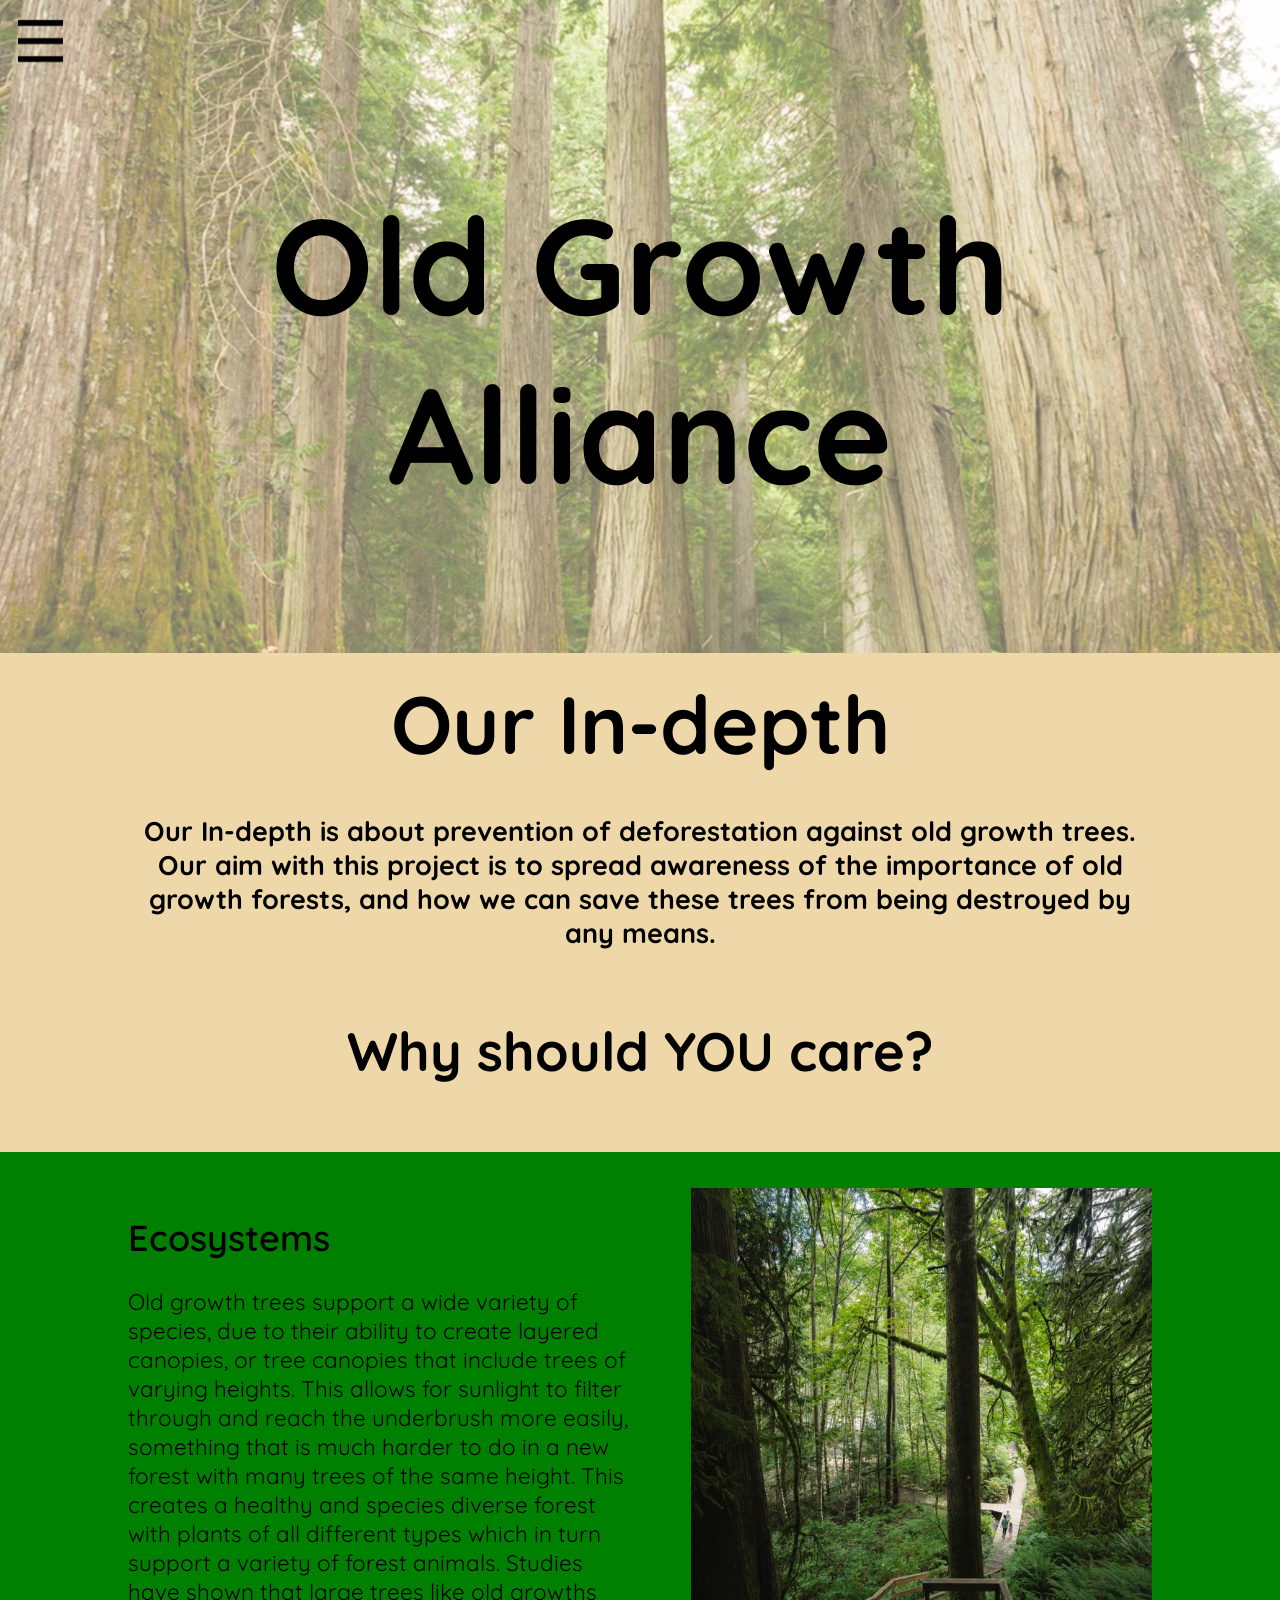
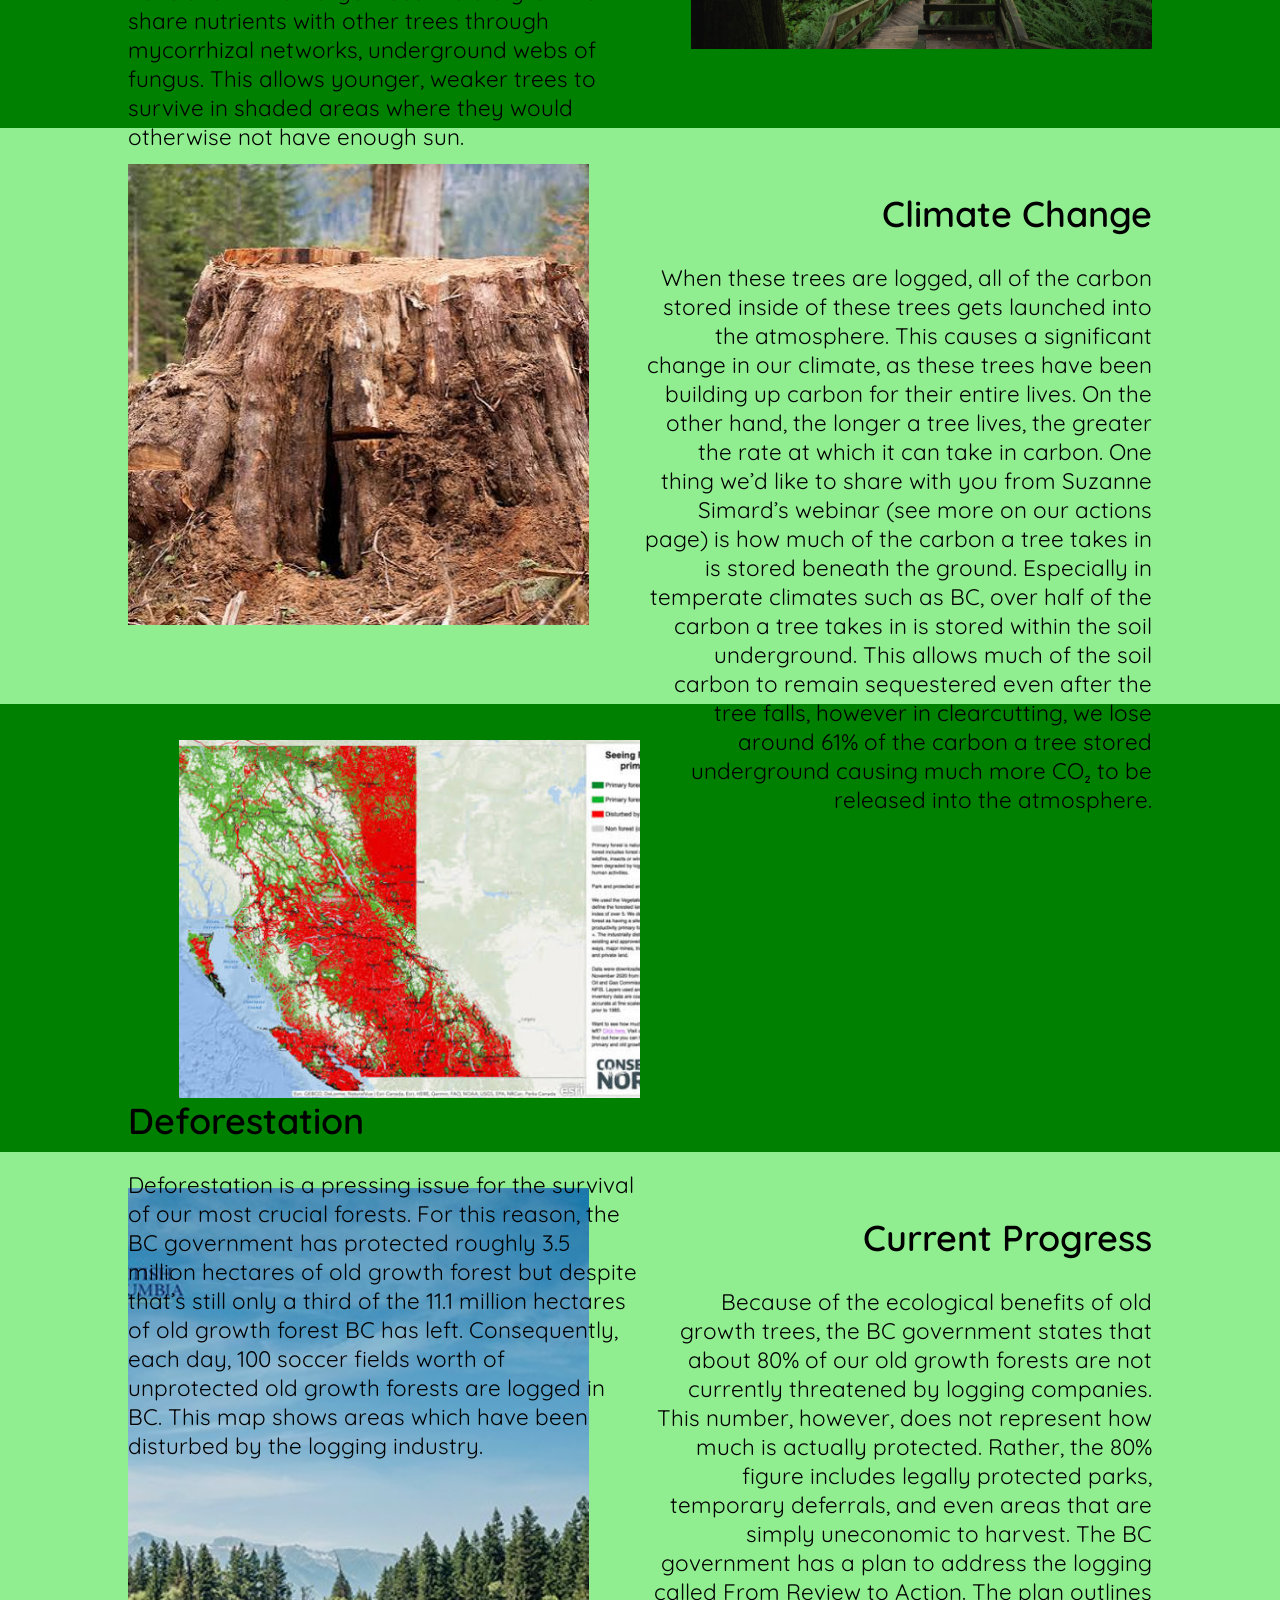
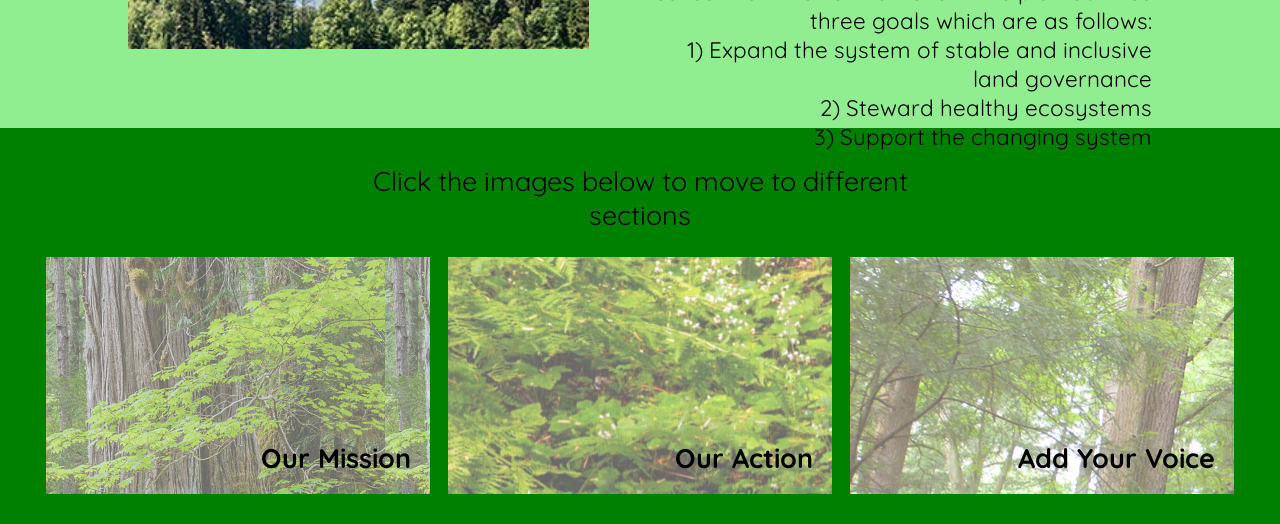
<file: index.html>
<!DOCTYPE html>
<html>
<head>
    <link rel="preconnect" href="https://fonts.googleapis.com">
    <link rel="preconnect" href="https://fonts.gstatic.com" crossorigin>
    <link href="https://fonts.googleapis.com/css2?family=Quicksand:wght@300..700&display=swap" rel="stylesheet">

    <link rel="stylesheet" href="oldgrowth.css">
</head>
<body>
    <div class="background"></div>

    <section class="hero main">

    </section>

    <button class="button" onClick="dropdown()"></button>

    <div class="dropdown">
        <div class="dropdownBreak"></div>
        <div class="dropdownitem"><a href="index.html">Home</a></div>
        <div class="dropdownitem"><a href="mission.html">Our Mission</a></div>
        <div class="dropdownitem"><a href="action.html">Our Actions</a></div>
        <div class="dropdownitem"><a href="addvoice.html">Add Your Voice</a></div>
    </div>
    <div class="dropshadow"></div>

    <header>
        <div class="title">
            Old Growth Alliance
        </div>
    </header>

    <br>

    <div class="wrapper textTitle">
        <h2>
            Our In-depth
        </h2>
    </div>

    <br><br>

    <div class="wrapper text">
        <h2>
            Our In-depth is about prevention of deforestation against old growth trees. Our aim with this project is to spread awareness of the importance of old growth forests, and how we can save these trees from being destroyed by any means.
        </h2>
    </div>

    <br><br>

    <div class="wrapper subtextTitle">
        <h2>
            Why should YOU care?
        </h2>
    </div>

    <br><br>

    <div class="greenBG">
        <div class="largeLeftWrapper">
            <div class="sideWrapperBreak"></div>

            <div class="image ecosystem right"></div>

            <h2 class="subtextTitle">
                Ecosystems
            </h2>

            <h2 class="subtextLeft">
                Old growth trees support a wide variety of species, due to their ability to create layered canopies, or tree canopies that include trees of varying heights. This allows for sunlight to filter through and reach the underbrush more easily, something that is much harder to do in a new forest with many trees of the same height. This creates a healthy and species diverse forest with plants of all different types which in turn support a variety of forest animals. Studies have shown that large trees like old growths share nutrients with other trees through mycorrhizal networks, underground webs of fungus. This allows younger, weaker trees to survive in shaded areas where they would otherwise not have enough sun.

            </h2>
        </div>
    </div>


    <div class="lightgreenBG">
        <div class="largeRightWrapper">
            <div class="sideWrapperBreak"></div>

            <h2 class="subtextTitle right">
                Climate Change
            </h2>

            <h2 class="subtextRight">
                When these trees are logged, all of the carbon stored inside of these trees gets launched into the atmosphere. This causes a significant change in our climate, as these trees have been building up carbon for their entire lives. On the other hand, the longer a tree lives, the greater the rate at which it can take in carbon. One thing we’d like to share with you from Suzanne Simard’s webinar (see more on our actions page) is how much of the carbon a tree takes in is stored beneath the ground. Especially in temperate climates such as BC, over half of the carbon a tree takes in is stored within the soil underground. This allows much of the soil carbon to remain sequestered even after the tree falls, however in clearcutting, we lose around 61% of the carbon a tree stored underground causing much more CO₂ to be released into the atmosphere.
            </h2>

            <div class="image climate"></div>
        </div>
    </div>

    <div class="greenBG">
        <div class="leftWrapper">
            <div class="sideWrapperBreak"></div>

            <div class="image deforestation right"></div>

            <h2 class="subtextTitle">
                Deforestation
            </h2>

            <h2 class="subtextLeft">
                Deforestation is a pressing issue for the survival of our most crucial forests. For this reason, the BC government has protected roughly 3.5 million hectares of old growth forest but despite that’s still only a third of the 11.1 million hectares of old growth forest BC has left. Consequently, each day, 100 soccer fields worth of unprotected old growth forests are logged in BC. This map shows areas which have been disturbed by the logging industry.
            </h2>
        </div>
    </div>

    <div class="lightgreenBG">
        <div class="largeRightWrapper">
            <div class="sideWrapperBreak"></div>

            <h2 class="subtextTitle right">
                Current Progress
            </h2>

            <h2 class="subtextRight">
                Because of the ecological benefits of old growth trees, the BC government states that about 80% of our old growth forests are not currently threatened by logging companies. This number, however, does not represent how much is actually protected. Rather, the 80% figure includes legally protected parks, temporary deferrals, and even areas that are simply uneconomic to harvest. The BC government has a plan to address the logging called From Review to Action. The plan outlines three goals which are as follows: <br> 1) Expand the system of stable and inclusive land governance <br> 2) Steward healthy ecosystems <br>3) Support the changing system

            </h2>

            <div class="image progress"></div>
        </div>
    </div>

    <footer>
        <div class="greenBG">
            <div class="sideWrapperBreak"></div>

            <div class="footerText wrapper">
                Click the images below to move to different sections
            </div>
        </div>
        
        <div>
            <ul class="bottomBar">
                <a class="bottomButton mission" href="mission.html"><h2 class="buttonText">Our Mission</h2></a>
                <a class="bottomButton action" href="action.html"><h2 class="buttonText">Our Action</h2></a>
                <a class="bottomButton voice" href="addvoice.html"><h2 class="buttonText">Add Your Voice</h2></a>
            </ul>
        </div>
    </footer>

    <script src="oldgrowth.js"></script>
</body>
</html>
</file>
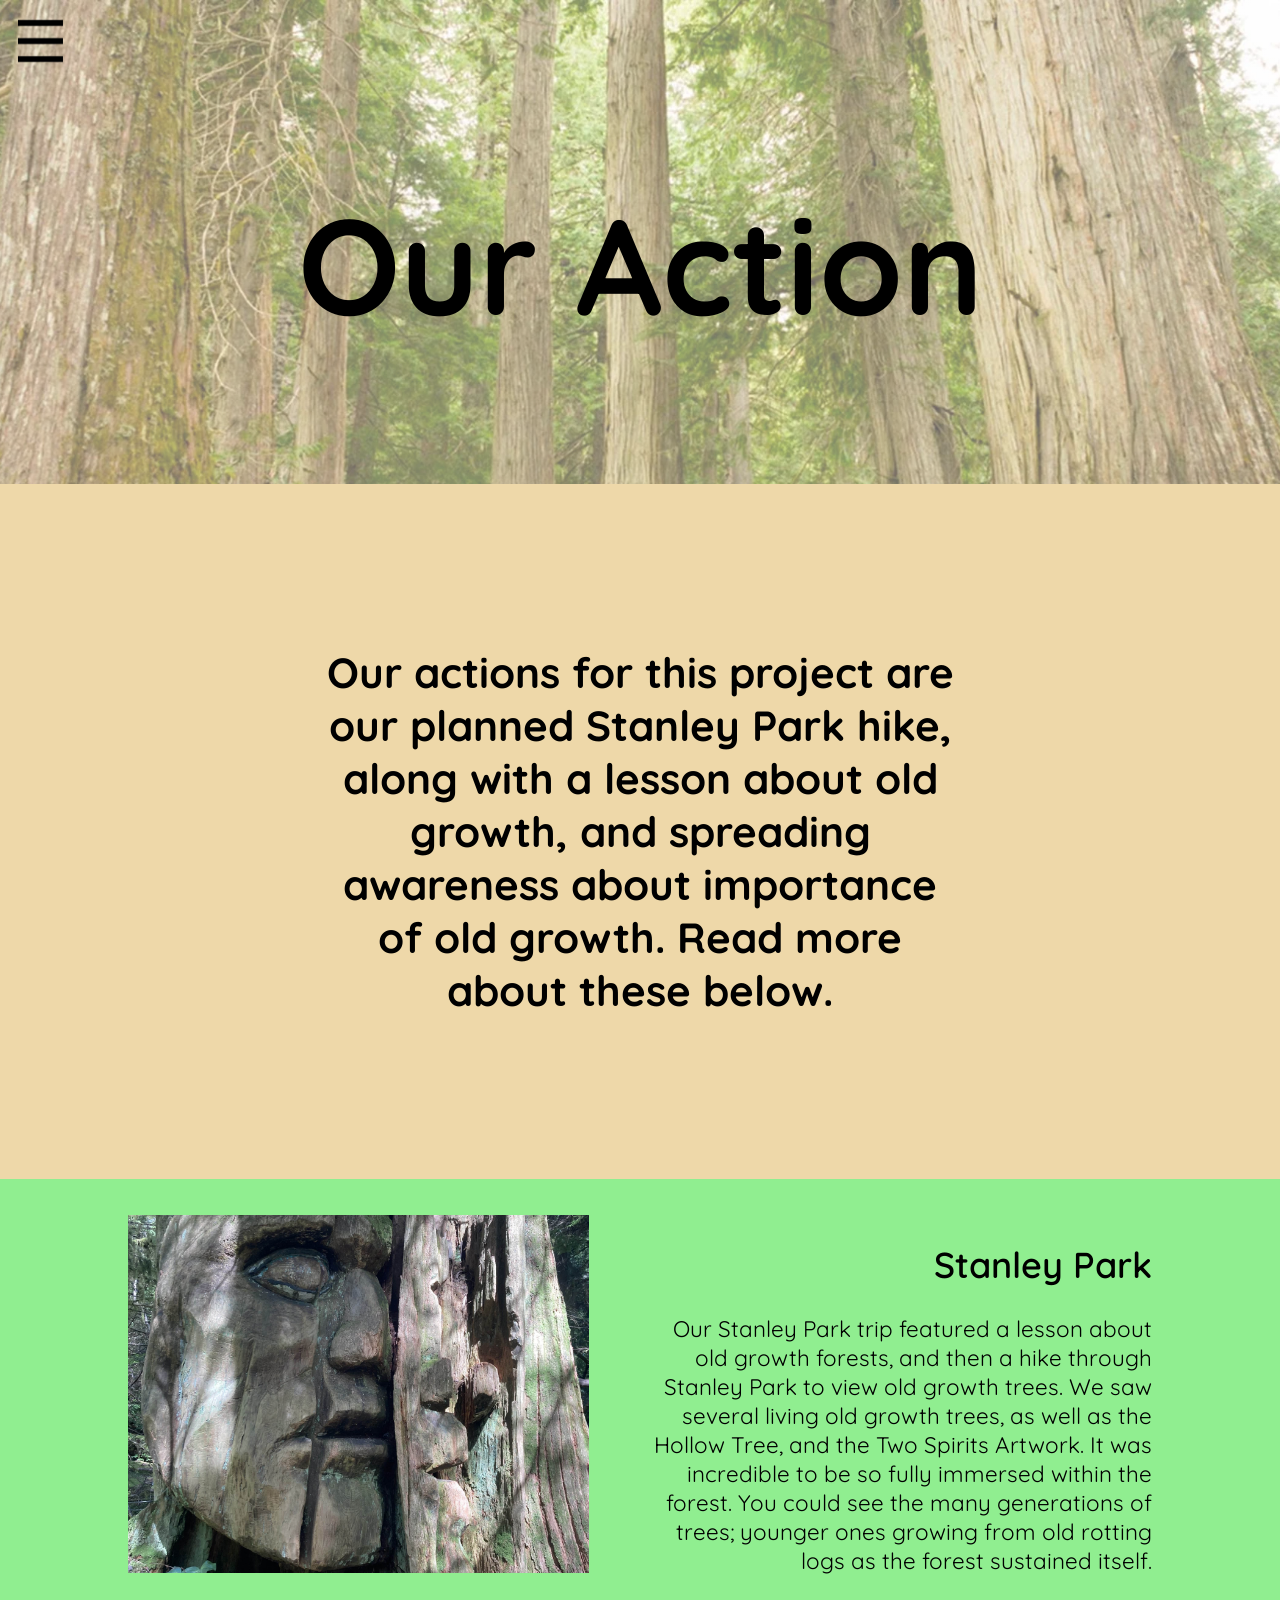
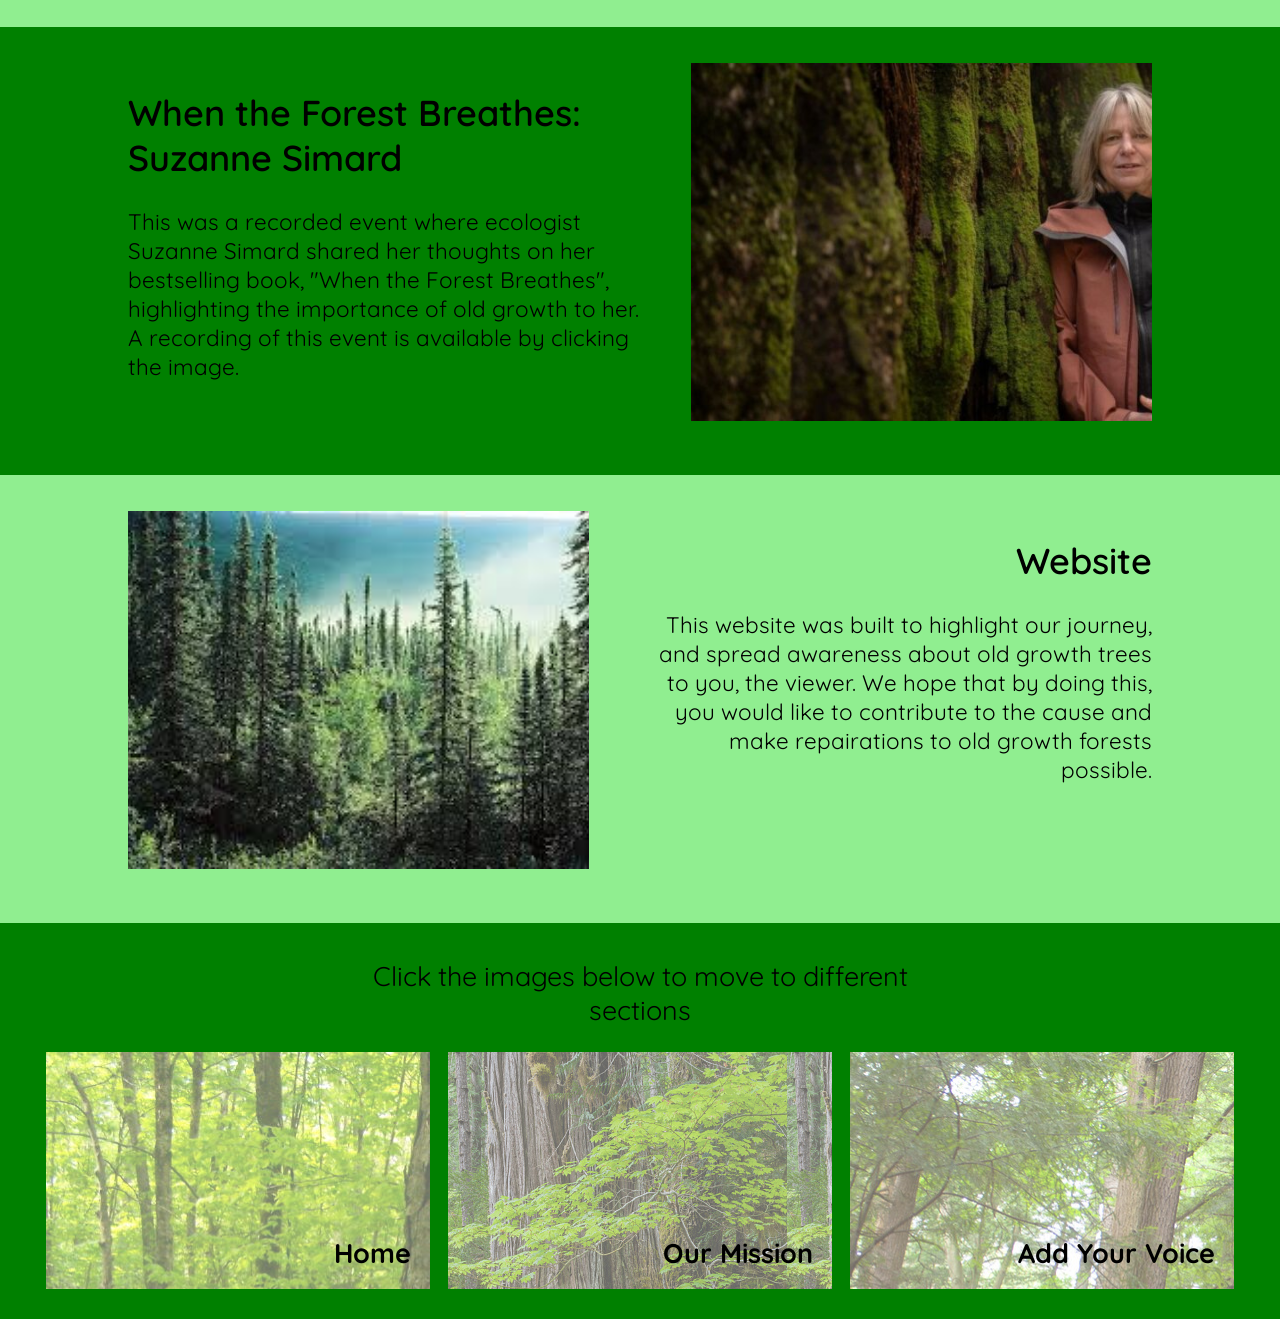
<file: action.html>
<!DOCTYPE html>
<html>
<head>
    <link rel="preconnect" href="https://fonts.googleapis.com">
    <link rel="preconnect" href="https://fonts.gstatic.com" crossorigin>
    <link href="https://fonts.googleapis.com/css2?family=Quicksand:wght@300..700&display=swap" rel="stylesheet">

    <link rel="stylesheet" href="oldgrowth.css">
</head>
<body>
    <section class="hero main"></section>

    <button class="button" onClick="dropdown()"></button>

    <div class="dropdown">
        <div class="dropdownBreak"></div>
        <div class="dropdownitem"><a href="index.html">Home</a></div>
        <div class="dropdownitem"><a href="mission.html">Our Mission</a></div>
        <div class="dropdownitem"><a href="action.html">Our Actions</a></div>
        <div class="dropdownitem"><a href="addvoice.html">Add Your Voice</a></div>
    </div>

    <div class="dropshadow"></div>

    <header>
        <div class="title">
            Our Action
        </div>
    </header>

    <div class="smallBreak"></div>

    <div class="wrapper subtextTitle">
        <h3>
            Our actions for this project are our planned Stanley Park hike, along with a lesson about old growth, and spreading awareness about importance of old growth. Read more about these below.
        </h3>
    </div>

    <div class="smallBreak"></div>

    <div class="lightgreenBG">
        <div class="rightWrapper">
            <div class="sideWrapperBreak"></div>

            <h2 class="subtextTitle right">
                Stanley Park
            </h2>

            <h2 class="subtextRight">
                Our Stanley Park trip featured a lesson about old growth forests, and then a hike through Stanley Park to view old growth trees. We saw several living old growth trees, as well as the Hollow Tree, and the Two Spirits Artwork. It was incredible to be so fully immersed within the forest. You could see the many generations of trees; younger ones growing from old rotting logs as the forest sustained itself.
            </h2>

            <div class="image carving"></div>
        </div>
    </div>

    <div class="greenBG">
        <div class="leftWrapper">
            <div class="sideWrapperBreak"></div>

            <a class="image simard right" href="https://www.youtube.com/watch?v=suJBkk3PQ8Y&t=9s"></a>

            <h2 class="subtextTitle">
                When the Forest Breathes: <br> Suzanne Simard
            </h2>

            <h2 class="subtextLeft">
                This was a recorded event where ecologist Suzanne Simard shared her thoughts on her bestselling book, "When the Forest Breathes", highlighting the importance of old growth to her. A recording of this event is available by clicking the image.
            </h2>
        </div>
    </div>

    <div class="lightgreenBG">
        <div class="rightWrapper">
            <div class="sideWrapperBreak"></div>

            <h2 class="subtextTitle right">
                Website
            </h2>

            <h2 class="subtextRight">
                This website was built to highlight our journey, and spread awareness about old growth trees to you, the viewer. We hope that by doing this, you would like to contribute to the cause and make repairations to old growth forests possible.
            </h2>

            <div class="image website"></div>
        </div>
    </div>

    <footer>
        <div class="greenBG">
            <div class="sideWrapperBreak"></div>

            <div class="footerText wrapper">
                Click the images below to move to different sections
            </div>
        </div>

        <div>
            <ul class="bottomBar">
                <a class="bottomButton home" href="index.html"><h2 class="buttonText">Home</h2></a>
                <a class="bottomButton mission" href="mission.html"><h2 class="buttonText">Our Mission</h2></a>
                <a class="bottomButton voice" href="addvoice.html"><h2 class="buttonText">Add Your Voice</h2></a>
            </ul>
        </div>
    </footer>

    <script src="oldgrowth.js"></script>
</body>
</html>
</file>
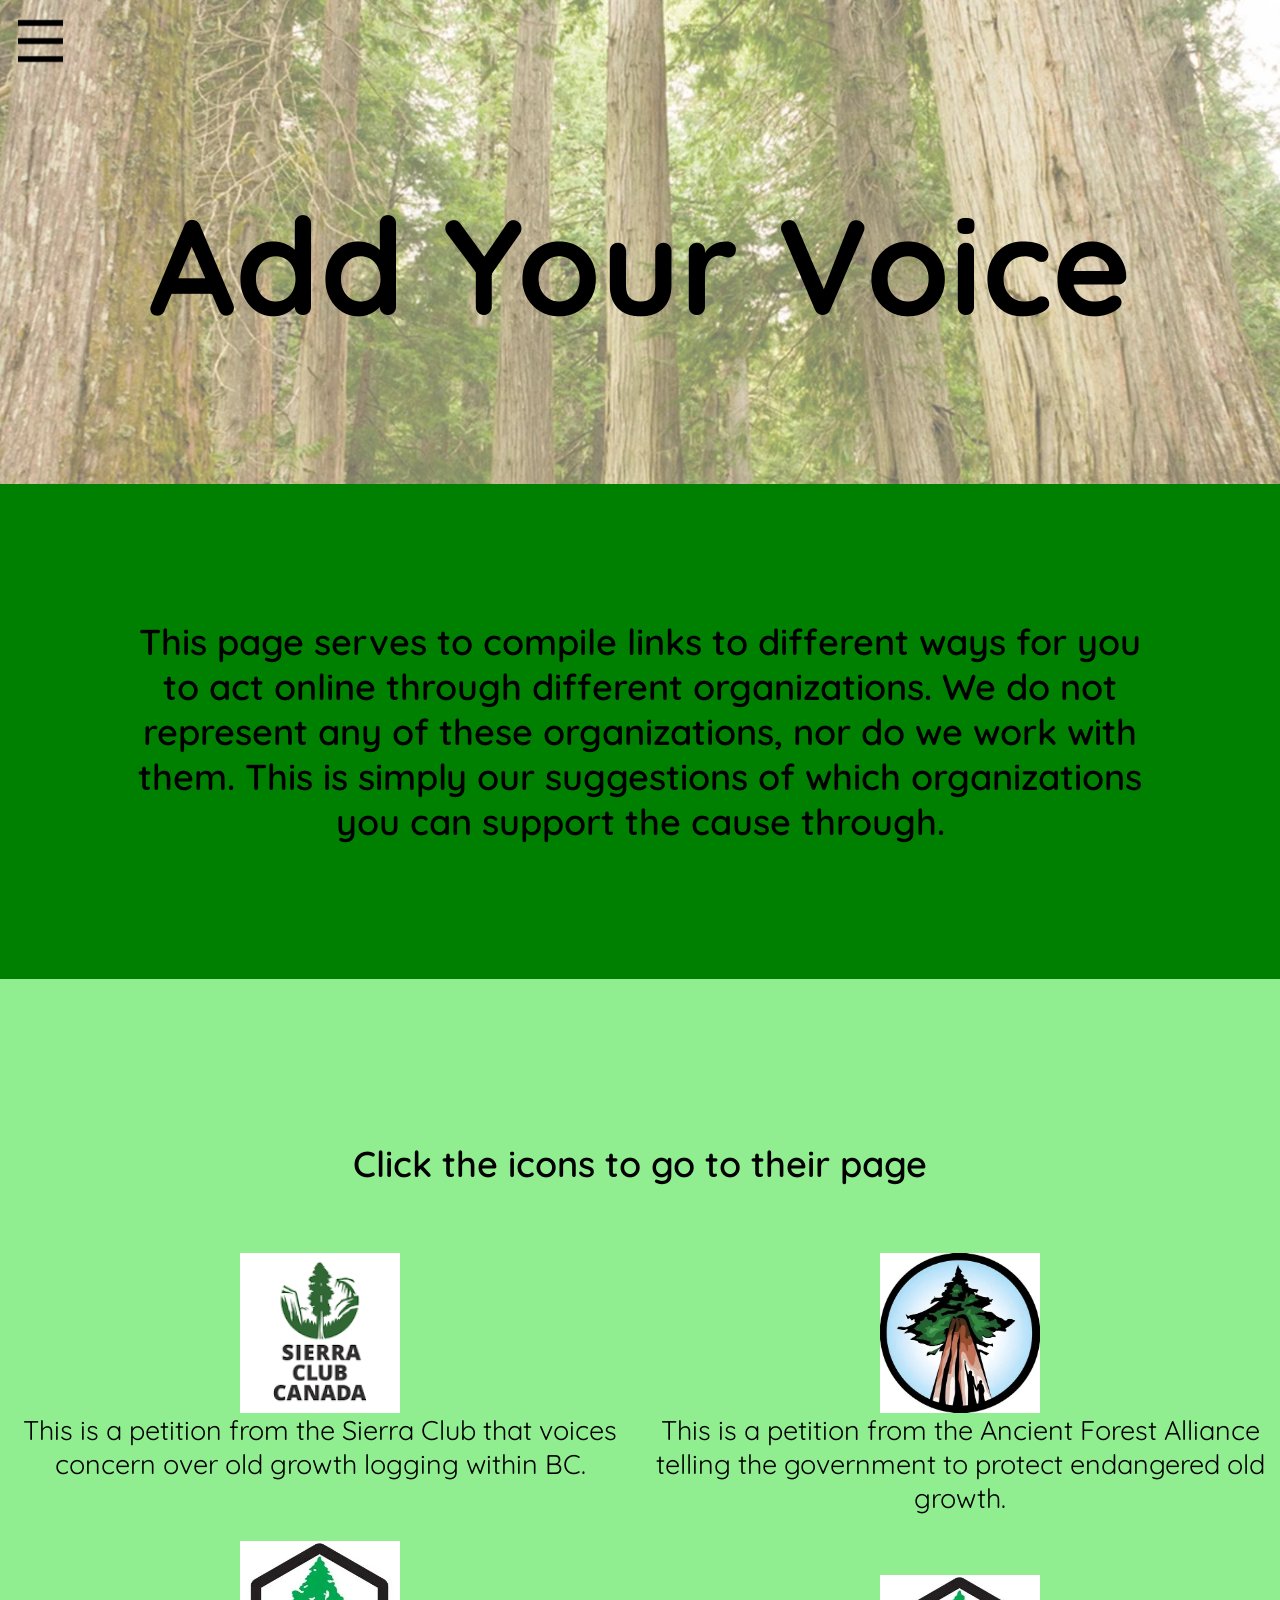
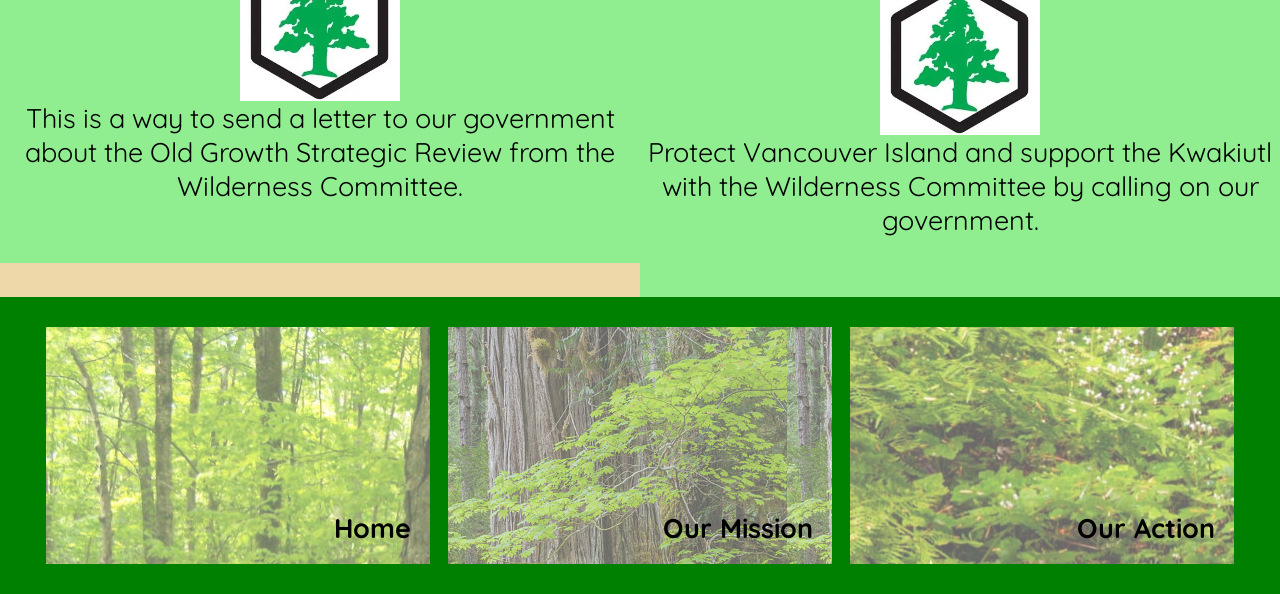
<file: addvoice.html>
<!DOCTYPE html>
<html>
<head>
    <link rel="preconnect" href="https://fonts.googleapis.com">
    <link rel="preconnect" href="https://fonts.gstatic.com" crossorigin>
    <link href="https://fonts.googleapis.com/css2?family=Quicksand:wght@300..700&display=swap" rel="stylesheet">
    
    <link rel="stylesheet" href="oldgrowth.css">
</head>
<body>
    <section class="hero main">

    </section>

    <button class="button" onClick="dropdown()"></button>

    <div class="dropdown">
        <div class="dropdownBreak"></div>
        <div class="dropdownitem"><a href="index.html">Home</a></div>
        <div class="dropdownitem"><a href="mission.html">Our Mission</a></div>
        <div class="dropdownitem"><a href="action.html">Our Actions</a></div>
        <div class="dropdownitem"><a href="addvoice.html">Add Your Voice</a></div>

    </div>
    <div class="dropshadow"></div>

    <header>
        <div class="title">
            Add Your Voice
        </div>
    </header>

    <div class="greenBG">
        <div class="wrapper">
            <div class="smallBreak"></div>

            <h2 class="voiceHead">
                This page serves to compile links to different ways for you to act online through different organizations. We do not represent any of these organizations, nor do we work with them. This is simply our suggestions of which organizations you can support the cause through.
            </h2>

            <div class="smallBreak"></div>
        </div>
    </div>

    <div class="lightgreenBG">
        <div class="smallBreak"></div>
        <h2 class="subtextTitle center">Click the icons to go to their page</h2>
        <br><br>
        <div class="smallWrapper lightgreenBG left org">
            <a class="orgIcon sierra" href="https://sierraclub.bc.ca/action_centre/send-a-message-for-old-growth-forests/ "></a>

            <h2 class="orgText">This is a petition from the Sierra Club that voices concern over old growth logging within BC. </h2>

            <br><br><br>
        </div>

        <div class="smallWrapper lightgreenBG right org">
            <a class="orgIcon afa" href="https://ancientforestalliance.org/ways-to-take-action-for-forests/protect-old-growth-and-ecosystems/ "></a>

            <h2 class="orgText">This is a petition from the Ancient Forest Alliance telling the government to protect endangered old growth.</h2>

            <br><br><br>
        </div>

        <div class="smallWrapper lightgreenBG left org">
            <a class="orgIcon wilderness" href="https://www.wildernesscommittee.org/StopOGLies "></a>

            <h2 class="orgText">This is a way to send a letter to our government about the Old Growth Strategic Review from the Wilderness Committee. </h2>

            <br><br><br>
        </div>

        <div class="smallWrapper lightgreenBG left org">
            <a class="orgIcon wilderness" href="https://www.wildernesscommittee.org/take-action/support-kwakiutl "></a>

            <h2 class="orgText">Protect Vancouver Island and support the Kwakiutl with the Wilderness Committee by calling on our government.  </h2>

            <br><br><br>
        </div>

        <!--
            https://sierraclub.bc.ca/action_centre/send-a-message-for-old-growth-forests/ 

            https://www.wildernesscommittee.org/StopOGLies 

            https://ancientforestalliance.org/ways-to-take-action-for-forests/protect-old-growth-and-ecosystems/ 


            https://www.wildernesscommittee.org/take-action/end-old-growth-logging-algonquin-provincial-park 

            https://www.wildernesscommittee.org/take-action/protect-argenta-face-now 

            https://www.wildernesscommittee.org/take-action/support-kwakiutl 

            https://www.wildernesscommittee.org/take-action/dont-let-them-log-teapot-valley 

        -->
    </div>

    <footer>
        <div>
            <ul class="bottomBar">
                <a class="bottomButton home" href="index.html"><h2 class="buttonText">Home</h2></a>
                <a class="bottomButton mission" href="mission.html"><h2 class="buttonText">Our Mission</h2></a>
                <a class="bottomButton action" href="action.html"><h2 class="buttonText">Our Action</h2></a>
            </ul>
        </div>
    </footer>

    <script src="oldgrowth.js"></script>
</body>
</html>
</file>
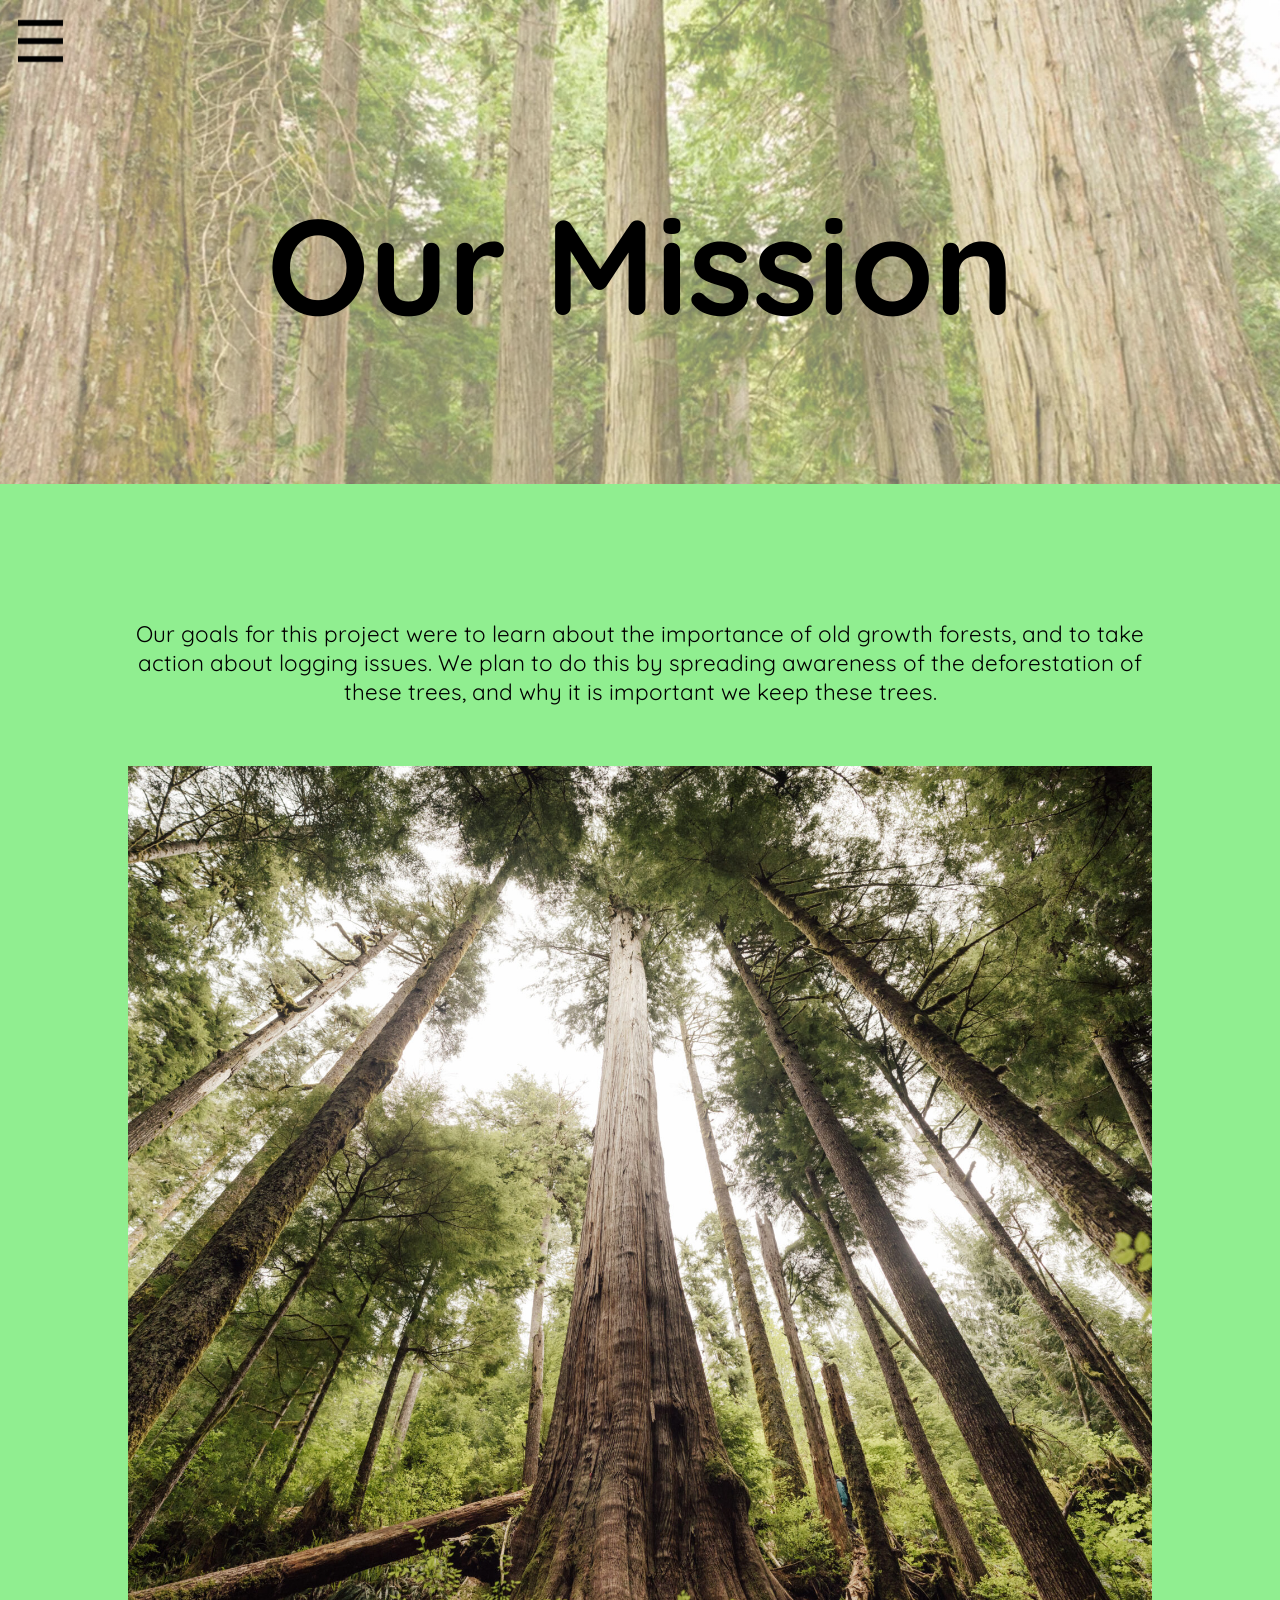
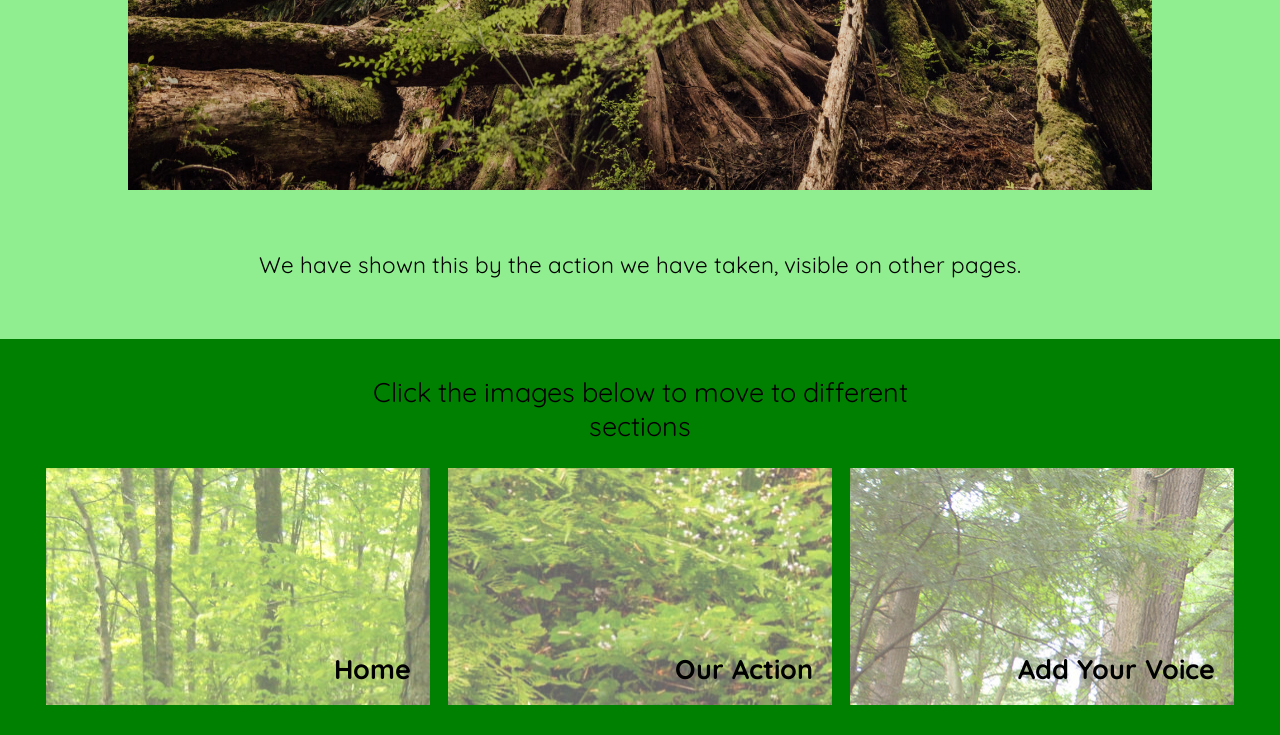
<file: mission.html>
<!DOCTYPE html>
<html>
<head>
    <link rel="preconnect" href="https://fonts.googleapis.com">
    <link rel="preconnect" href="https://fonts.gstatic.com" crossorigin>
    <link href="https://fonts.googleapis.com/css2?family=Quicksand:wght@300..700&display=swap" rel="stylesheet">

    <link rel="stylesheet" href="oldgrowth.css">
</head>
<body>
    <section class="hero main">

    </section>

    <button class="button" onClick="dropdown()"></button>

    <div class="dropdown">
        <div class="dropdownBreak"></div>
        <div class="dropdownitem"><a href="index.html">Home</a></div>
        <div class="dropdownitem"><a href="mission.html">Our Mission</a></div>
        <div class="dropdownitem"><a href="action.html">Our Actions</a></div>
        <div class="dropdownitem"><a href="addvoice.html">Add Your Voice</a></div>
    </div>
    <div class="dropshadow"></div>

    <header>
        <div class="title">
            Our Mission
        </div>
    </header>

    <div class="lightgreenBG">
        <div class="wrapper">
            <div class="smallBreak"></div>

            <h2 class="subtext">
                Our goals for this project were to learn about the importance of old growth forests, and to take action about logging issues. We plan to do this by spreading awareness of the deforestation of these trees, and why it is important we keep these trees.
            </h2>

            <br><br><br>

            <div class="missionPage"></div>

            <br><br><br>

            <h2 class="subtext">
                We have shown this by the action we have taken, visible on other pages.
            </h2>

            <br><br><br>
        </div>
    </div>

    <footer>
        <div class="greenBG">
            <div class="sideWrapperBreak"></div>

            <div class="footerText wrapper">
                Click the images below to move to different sections
            </div>
        </div>
        
        <div>
            <ul class="bottomBar">
                <a class="bottomButton home" href="index.html"><h2 class="buttonText">Home</h2></a>
                <a class="bottomButton action" href="action.html"><h2 class="buttonText">Our Action</h2></a>
                <a class="bottomButton voice" href="addvoice.html"><h2 class="buttonText">Add Your Voice</h2></a>
            </ul>
        </div>
    </footer>

    <script src="oldgrowth.js"></script>
</body>
</html>
</file>
<file: oldgrowth.css>
* {
    z-index: 0;
    font-family: "Roboto";
    background-color: rgb(238, 216, 169);
    padding: 0;
    margin: 0;
    font-family: "Quicksand"
}

/* styling */

a {
    text-decoration: none;
    background-color: transparent;
    color: black;
}

.wrapper {
    width: 80%;
    text-align: center;
    overflow: wrap;
    margin: 0 auto;
    background-color: transparent;
}

.smallWrapper {
    width: 50%;
    text-align: center;
    overflow: wrap;
    margin: 0 auto;
    background-color: transparent;
}

.largeLeftWrapper {
    z-index: 1;
    width: 80%;
    height: max(60vh, 45vw);
    text-align: left;
    overflow: wrap;
    margin: 0 auto;
    position: static;
    background-color: transparent;
}

.largeRightWrapper {
    z-index: 1;
    width: 80%;
    height: max(60vh, 45vw);
    text-align: right;
    overflow: wrap;
    margin: 0 auto;
    position: static;
    background-color: transparent;
}

.leftWrapper {
    z-index: 1;
    width: 80%;
    height: max(45vh, 35vw);
    text-align: left;
    overflow: wrap;
    margin: 0 auto;
    position: static;
    background-color: transparent;
}

.rightWrapper {
    z-index: 1;
    width: 80%;
    height: max(45vh, 35vw);
    text-align: right;
    overflow: wrap;
    margin: 0 auto;
    position: static;
    background-color: transparent;
}

.sideWrapperBreak {
    background-color: transparent;
    height: min(4vh, 4vw);
}

.hero {
    position: absolute;
    z-index: -10;
    background-repeat: no-repeat;
    background-size: cover;
    background-position: center center;
    background-attachment: fixed;
}

.textTitle {
    z-index: 1;
    font-weight: 600;
    font-size: min(6vh, 6vw);
    color: black;
}

.text {
    z-index: 1;
    font-weight: 300;
    font-size: min(2vh, 2vw);
    color: black;
    background-color: transparent;
}

.orgText {
    z-index: 1;
    font-weight: 400;
    font-size: min(3vh, 3vw);
    color: black;
    background-color: transparent;
}

.footerText {
    font-weight: 400;
    font-size: min(3vh, 3vw);
    color: black;
    text-align: center;
    justify-content: center;
    width: 50%;
    background-color: transparent;
    height: min(7vh, 7vw);
}

.subtextTitle {
    z-index: 1;
    font-weight: 600;
    font-size: min(4vh, 4vw);
    color: black;
    background-color: transparent;
    margin-top: min(3vh, 3vw);
    margin-bottom: min(3vh, 3vw);
    width: 50.01%;
}

.subtextLeft {
    z-index: 1;
    font-weight: 400;
    font-size: min(2.5vh, 2.5vw);
    color: black;
    background-color: transparent;
    text-align: left;
    width: 50%;
}

.subtextRight {
    float: right;
    z-index: 1;
    font-weight: 400;
    font-size: min(2.5vh, 2.5vw);
    color: black;
    background-color: transparent;
    text-align: right;
    width: 50%;
}

.voiceHead {
    z-index: 1;
    font-weight: 600;
    font-size: min(4vh, 4vw);
    color: black;
    background-color: transparent;
    text-align: center;
}

.subtext {
    z-index: 1;
    font-weight: 400;
    font-size: min(2.5vh, 2.5vw);
    color: black;
    background-color: transparent;
    text-align: center;
    justify-content: center;
}

.title {
    padding-top: min(20vh, 20vw);
    padding-bottom: min(15vh, 15vw);
    font-weight: 700;
    font-size: min(15vh, 15vw);
    text-align: center;
    font-weight: bold;
}

.button {
    z-index: 99;
    top: min(2vh, 2vw);
    left: min(2vh, 2vw);
    width: min(5vh, 5vw);
    height: min(5vh, 5vw);
    position: fixed;
}

.bottomButton {
    z-index: 10;
    height: 80%;
    width: 30%;
    margin: min(1vh, 1vw);
    background-color: lightgreen;
    position: relative;

    display: flex;
    justify-content: flex-end;
    align-items: flex-end;
}

.dropdown {
    z-index: -99;
    width: 0%;
    height: 100%;
    left: 0;
    position: fixed;
}

.dropshadow {
    width: 0%;
    z-index: -99;
    height: 100%;
    position: fixed;
    left: 0;
    background-color: rgba(255, 255, 255, 0.4)
}

.dropdownitem {
    left: min(1vh, 1vw);
    padding: min(3vh, 3vw);
    color: black;
    background-color: transparent;
    
    /*
    text-decoration: underline 0.05em transparent;
    text-underline-offset: 0.5em;
    */

    white-space: nowrap;
    text-decoration: none;
    cursor: text;
    font-size: min(3vh, 3vw);
    font-weight: 500;
}

.bottomBar {
    display: flex;
    justify-content: center;   
    align-items: center;

    height: min(33vh, 33vw);
    width: 100%;
    background-color: green;
}

.buttonText {
    background-color: transparent;
    color: black;
    font-size: min(3vh, 3vw);
    padding: 5%;
}

.smallBreak {
    height: min(15vh, 15vw);
    width: 100%;
    background-color: transparent
}

.medBreak {
    height: min(30vh, 30vw);
    width: 100%;
    background-color: transparent
}

.largeBreak {
    height: min(45vh, 45vw);
    width: 100%;
    background-color: transparent
}

.dropdownBreak {
    height: min(7vh, 7vw);
    width: 100%;
    background-color: rgb(157, 255, 157);
}

.right {
    float: right;
}

.left {
    float: left;
}

.center {
    text-align: center;
    justify-content: center;
    width: 100% !important;
}

.org {
    display: grid;
    place-items: center;
}

.image {
    height: 80%;
    width: 45%;

    background-position: center center;
    background-repeat: no-repeat;
    background-size: cover;
}

.orgIcon {
    width: 25%;
    aspect-ratio: 1 / 1;

    background-position: center center;
    background-repeat: no-repeat;
    background-size: cover;
}

/* font adjusts */



/* background images */ 

.title {
    background-image: linear-gradient(rgba(255, 255, 255, 0.4), rgba(255, 255, 255, 0.4)), url(images/old\ growth\ horiz.webp);
    background-position: center center;
    background-size: cover;
    background-repeat: no-repeat;
    background-attachment: fixed;
}

.button {
    background-image: url(images/menu\ button.png);
    background-color: transparent;
    background-position: center center;
    background-repeat: no-repeat;
    background-size: cover;

    appearance: none;
    padding-block: 0;
    padding-inline: 0;
    border-width: 0;
}

.dropdown {
    background-color: rgb(157, 255, 157)
}

.greenBG {
    background-color: green;
}

.lightgreenBG {
    background-color: lightgreen;
}

.testimage {
    background-image: url(images/test.png);
}

.ecosystem {
    background-image: url(images/ecosystem.webp);
}

.climate {
    background-image: url(images/climate\ change.jpeg);
}

.deforestation {
    background-image: url(images/deforestation.jpeg);
}

.progress {
    background-image: url(images/current\ progress.jpg);
}

.home {
    background-image: linear-gradient(rgba(255, 255, 255, 0.4), rgba(255, 255, 255, 0.4)), url(images/home.jpg);
}

.mission {
    background-image: linear-gradient(rgba(255, 255, 255, 0.4), rgba(255, 255, 255, 0.4)), url(images/mission.jpg);
}

.action {
    background-image: linear-gradient(rgba(255, 255, 255, 0.4), rgba(255, 255, 255, 0.4)), url(images/action.jpg);
}

.voice {
    background-image: linear-gradient(rgba(255, 255, 255, 0.4), rgba(255, 255, 255, 0.4)), url(images/voice.jpg);
}

.sierra {
    background-image: url(images/sierra.png);
}

.afa {
    background-image: url(images/afa.webp);
}

.wilderness {
    background-image: url(images/wilderness.webp);
}

.carving {
    background-image: url(images/carving.jpg);
}

.simard {
    background-image: url(images/simard.jpg);
}

.website {
    background-image: url(images/website.jpeg);
}

.missionPage {
    background-image: url(images/mission\ page.jpg);

    background-position: center center;
    background-repeat: no-repeat;
    background-size: cover;
    aspect-ratio: 1/1;
}
/* animations */

.dropdownitem:hover {
    text-decoration-color: rgba(255, 255, 255, 1);
}
</file>
